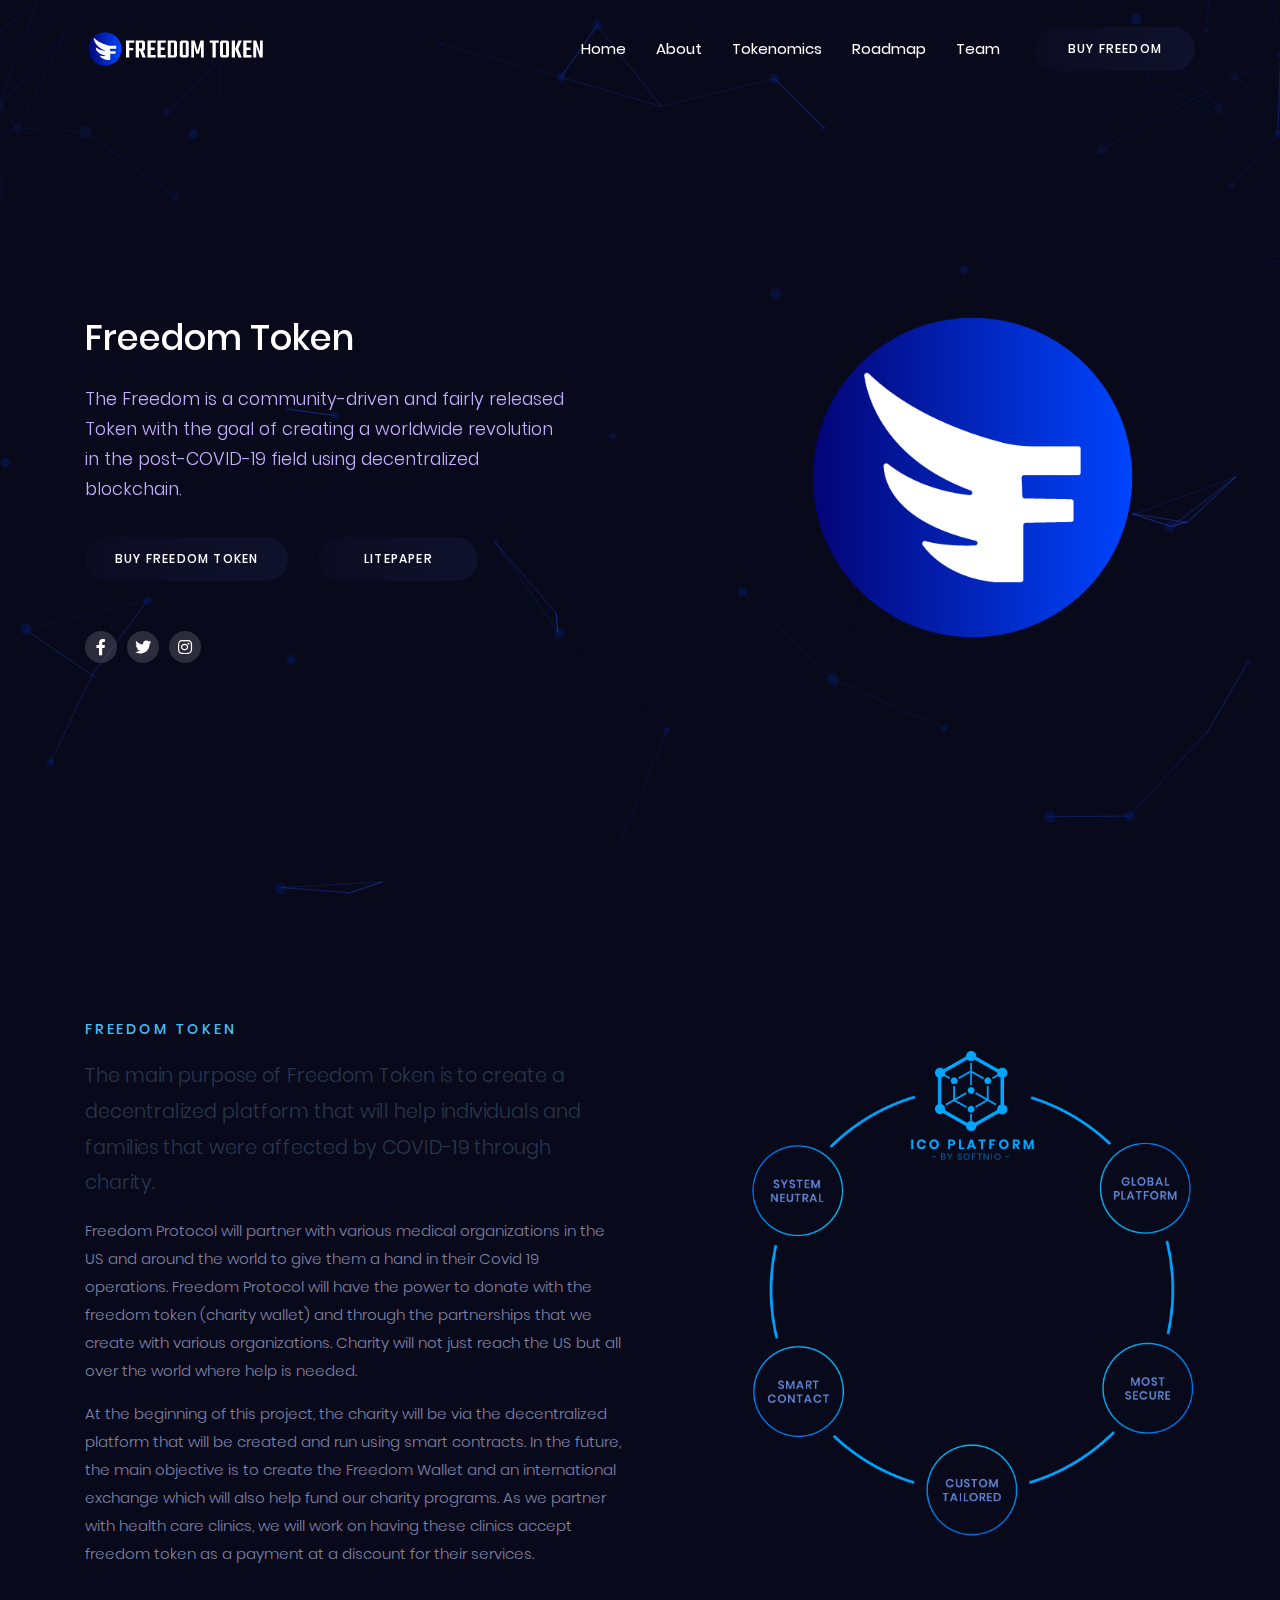
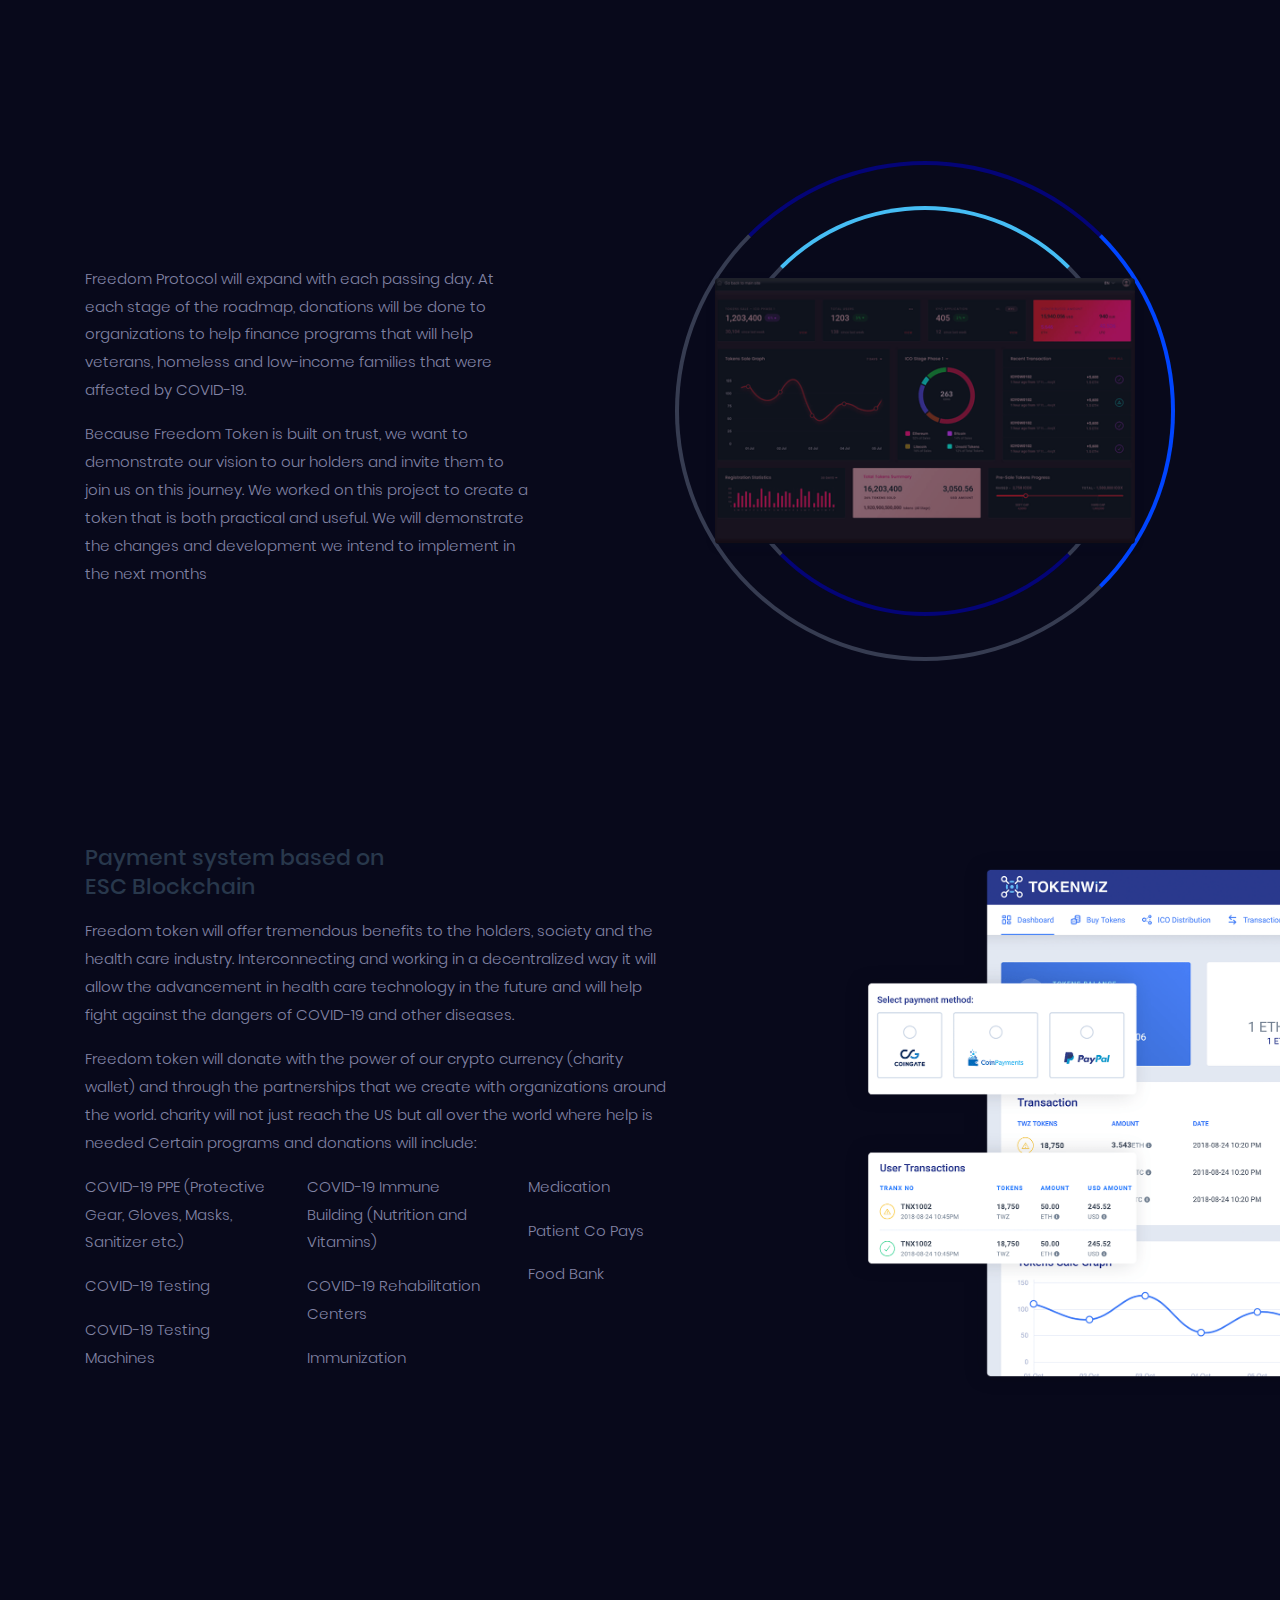
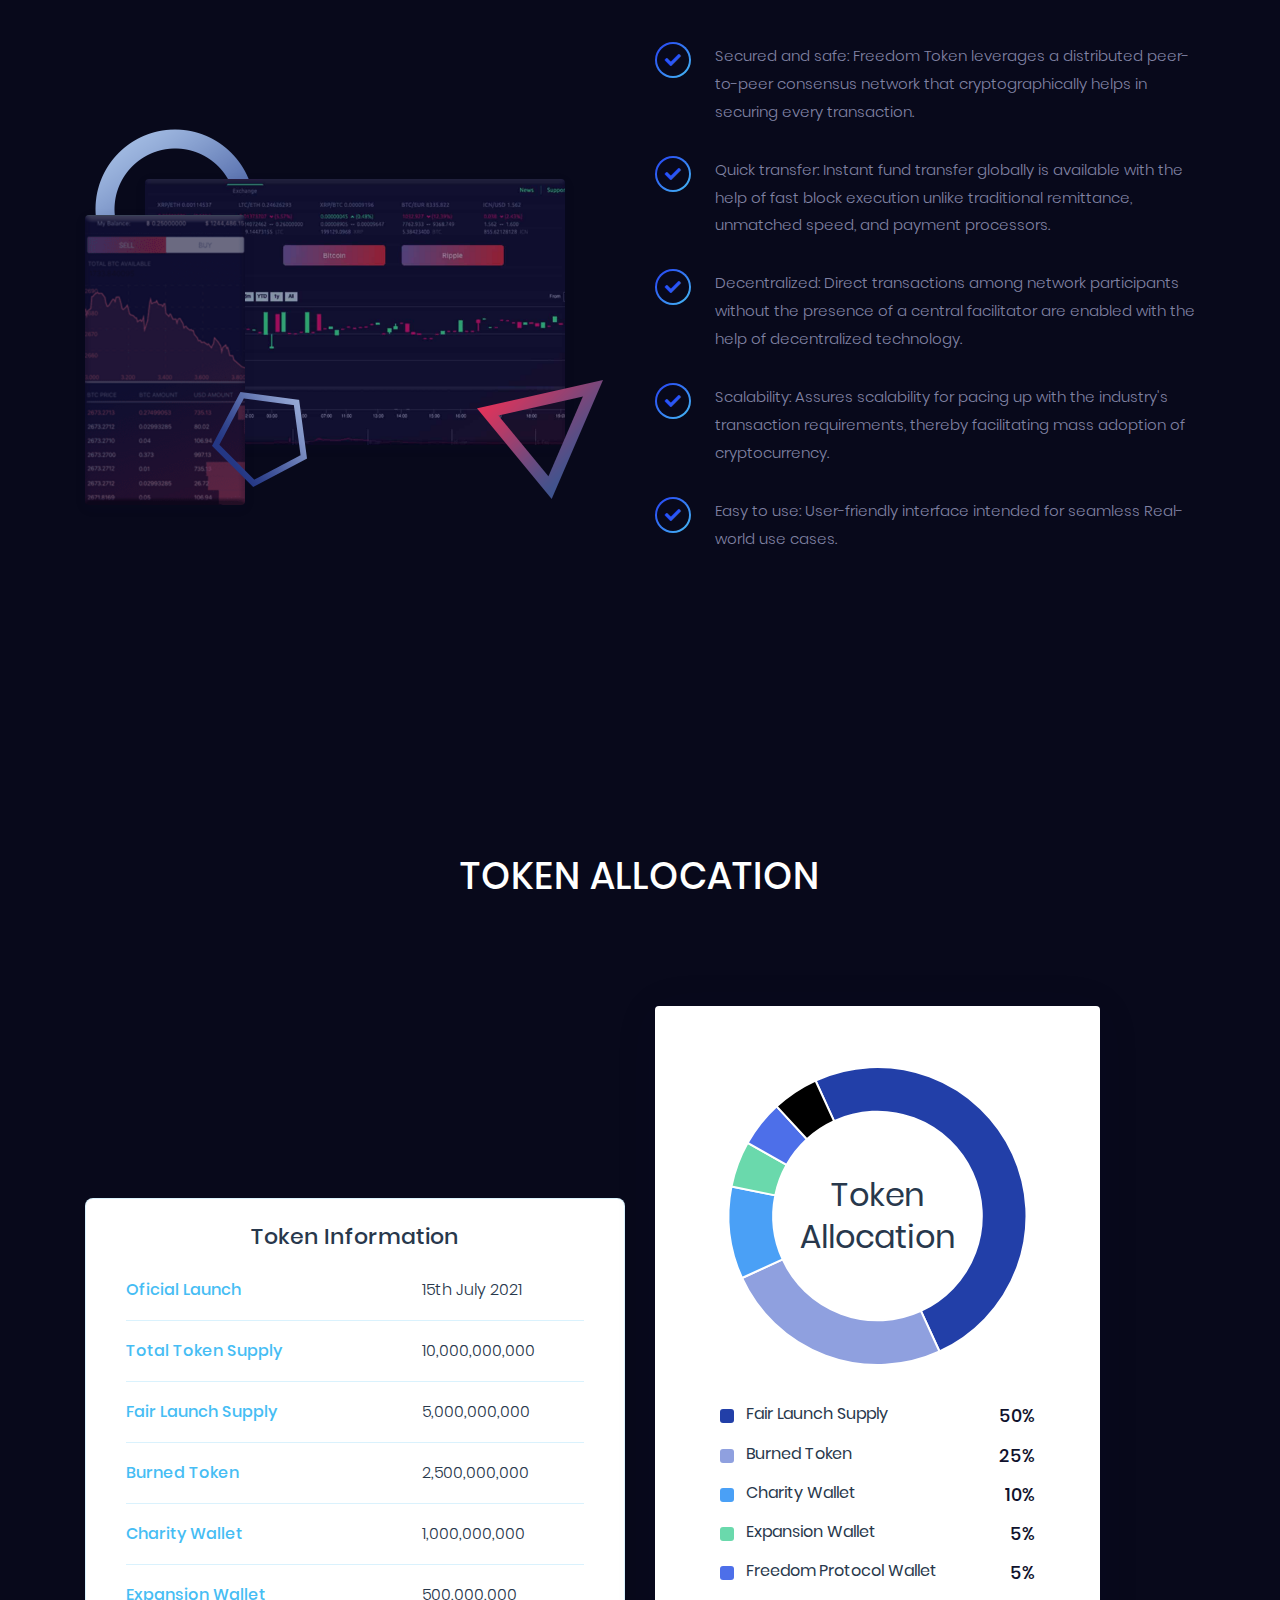
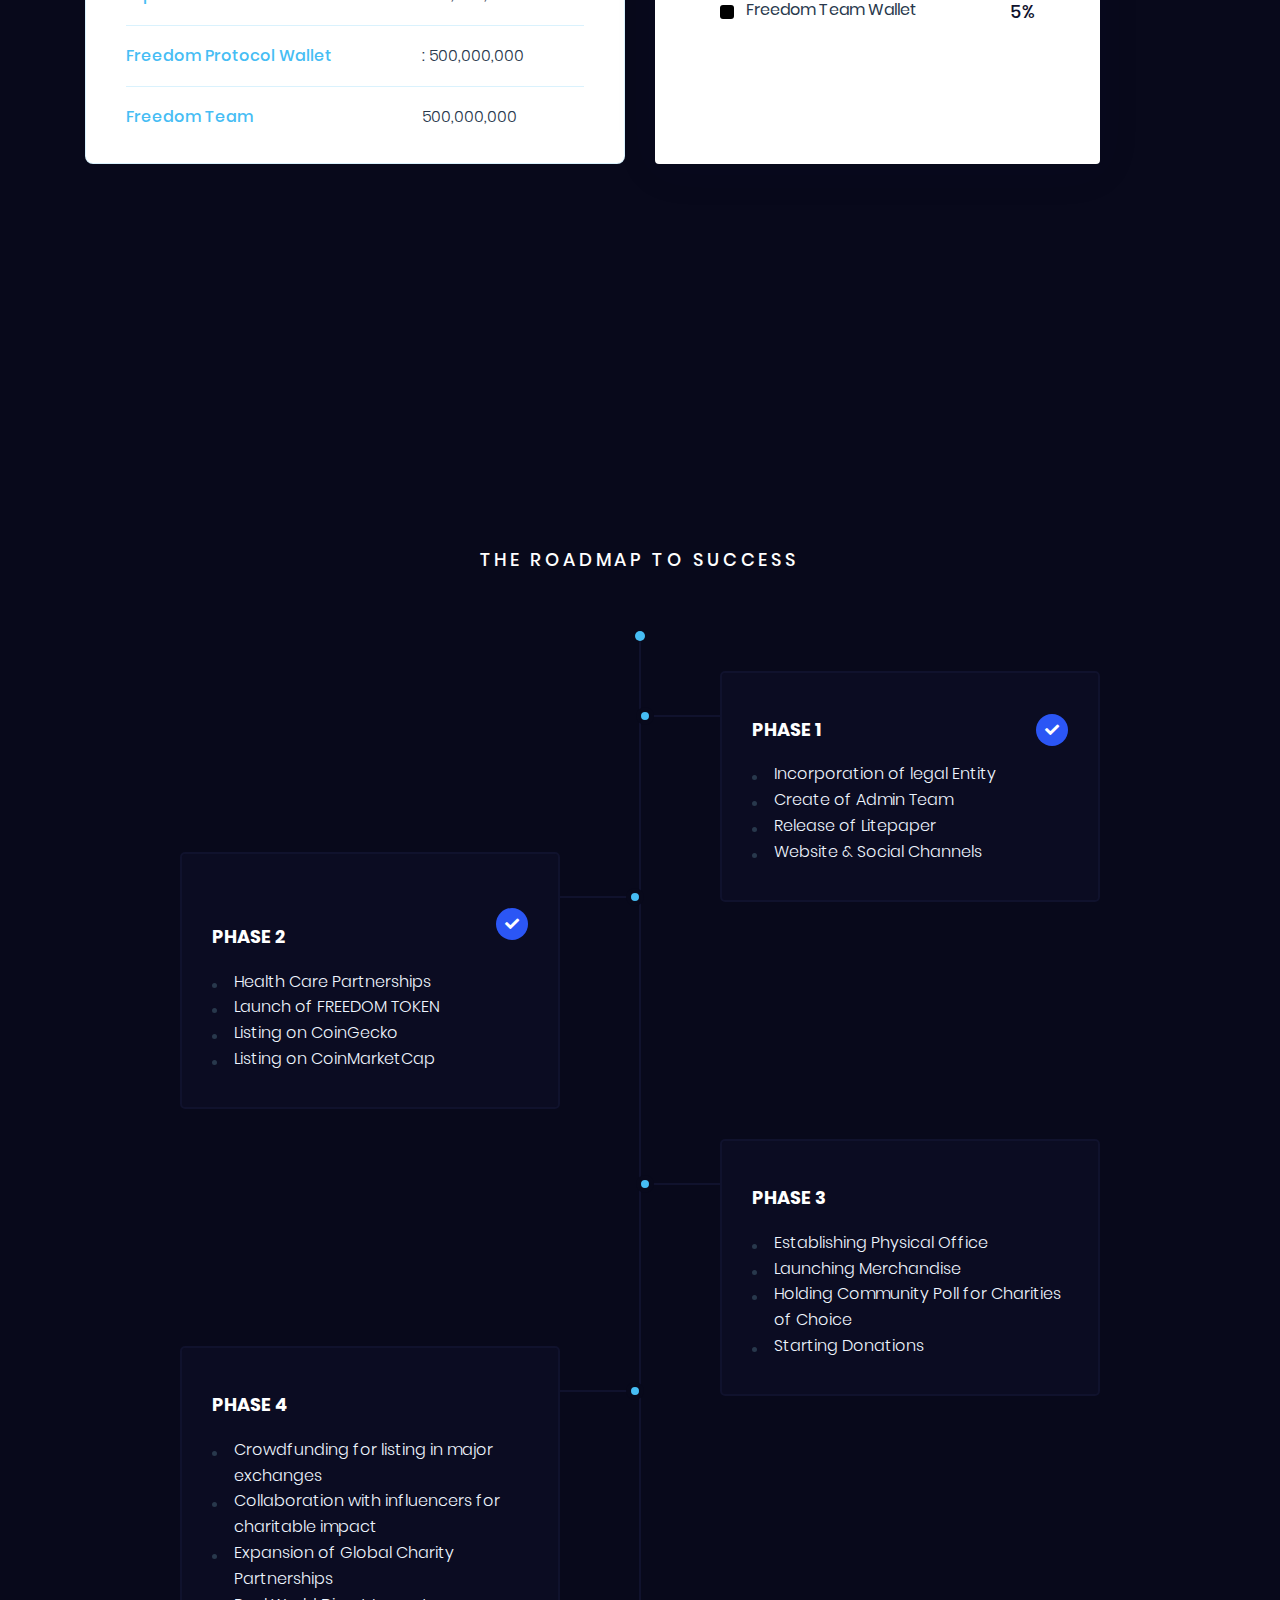
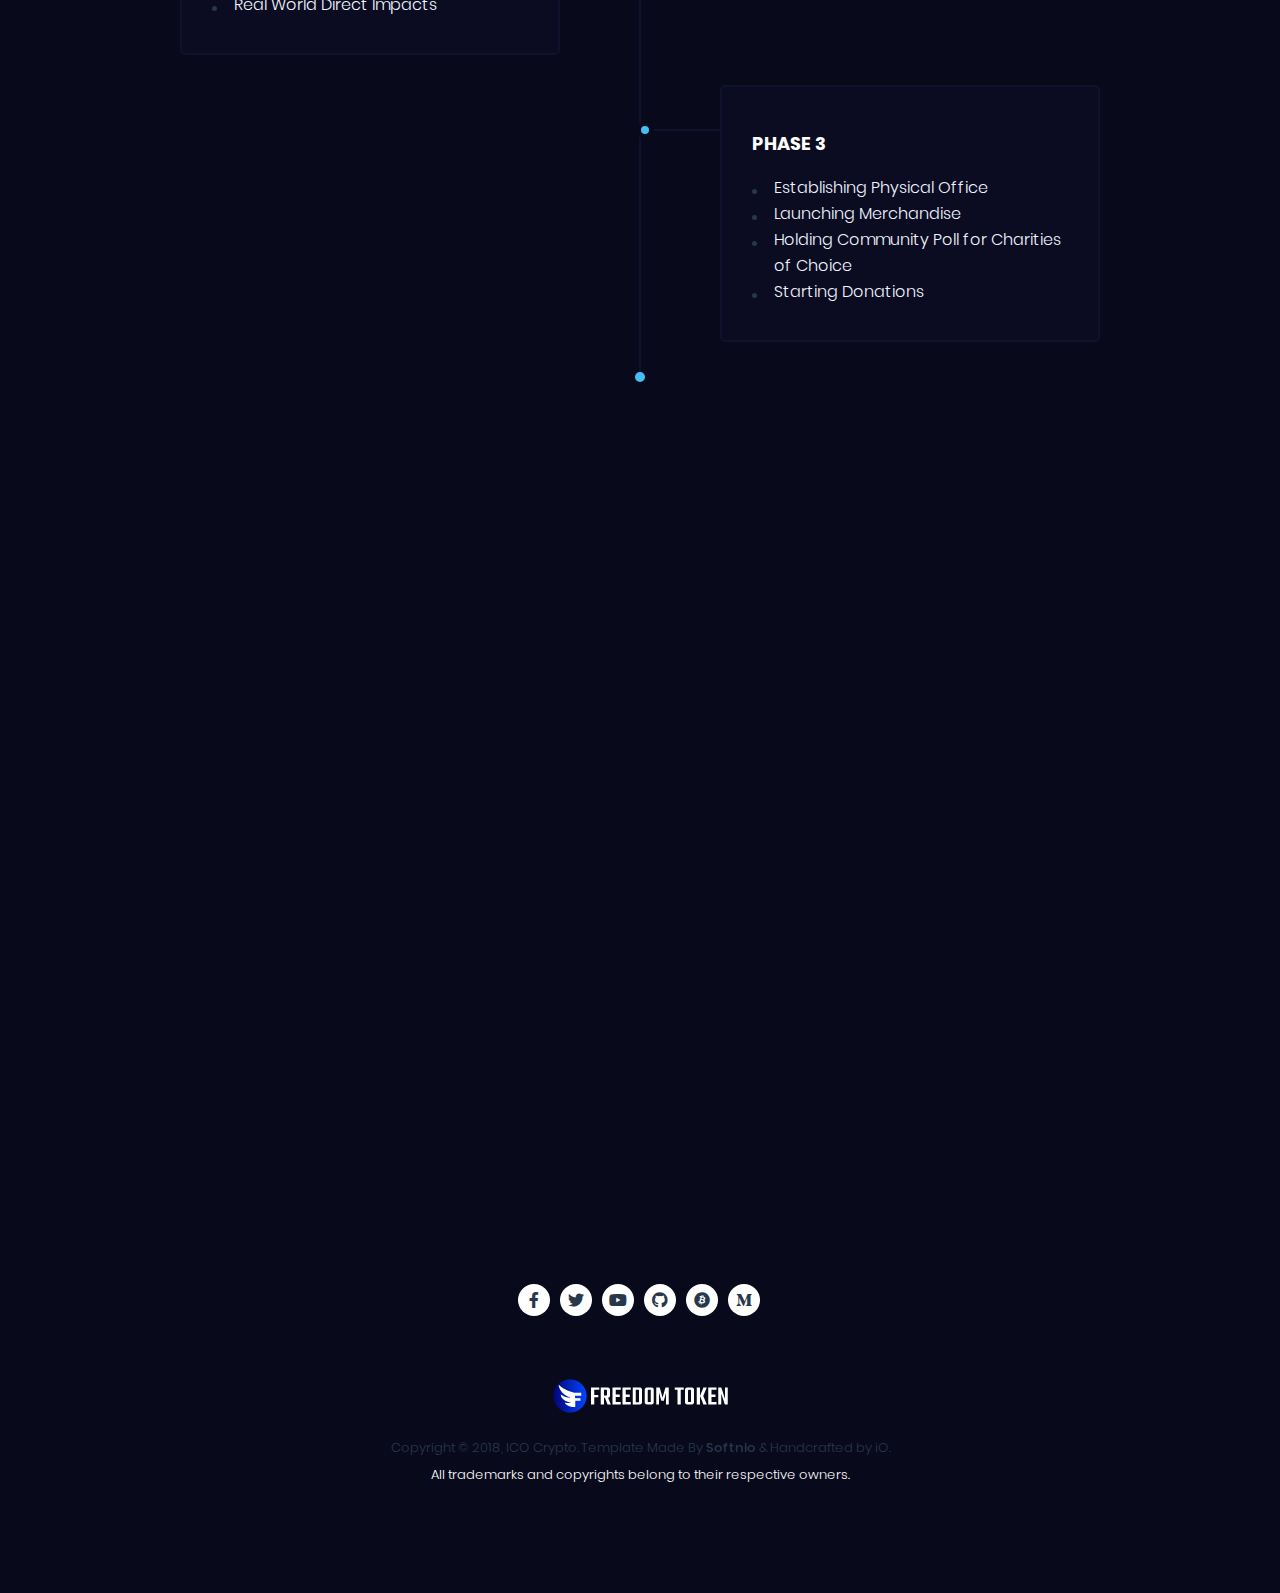
<file: index.html>
<!DOCTYPE html>
<html lang="zxx" class="js">
<head>
	<meta charset="utf-8">
<meta name="author" content="Softnio">
<meta name="viewport" content="width=device-width, initial-scale=1, shrink-to-fit=no">
<meta name="description" content="">
<!-- Fav Icon  -->
<link rel="shortcut icon" href="images/faviconfreedom.png">
<!-- Site Title  -->
<title>FREEDOM PROTOCOL</title>
<!-- Bundle and Base CSS -->
<link rel="stylesheet" href="assets/css/vendor.bundle.css?ver=1930">
<link rel="stylesheet" href="assets/css/style-dark.css" id="changeTheme">
<!-- Extra CSS -->
<link rel="stylesheet" href="assets/css/theme.css?ver=1930">




</head>
 


    <body class="nk-body body-wider bg-light-alt">

	<div class="nk-wrap">
		<header class="nk-header page-header is-transparent is-sticky is-shrink" id="header">
		    <!-- Header @s -->
			<div class="header-main">
				<div class="header-container container">
					<div class="header-wrap">
						<!-- Logo @s -->
						<div class="header-logo logo">
							<a href="./" class="logo-link">
								<img class="logo-dark" src="images/logo.png" srcset="images/logo2x.png 2x" alt="logo">
								<img class="logo-light" src="images/logowhite.png" srcset="images/logo2x.png 2x" alt="logo">
							</a>
						</div>

						<!-- Menu Toogle @s -->
						<div class="header-nav-toggle">
							<a href="#" class="navbar-toggle" data-menu-toggle="header-menu">
                                <div class="toggle-line">
                                    <span></span>
                                </div>
                            </a>
						</div>

						<!-- Menu @s -->
						<div class="header-navbar">
							<nav class="header-menu" id="header-menu">
                                <ul class="menu">
                                    <li class="menu-item">
                                        <a class="menu-link nav-link" href="#header">Home</a>
                                    </li>
                                    <li class="menu-item">
                                        <a class="menu-link nav-link" href="#about">About</a>
                                    </li>
                                    <li class="menu-item">
                                        <a class="menu-link nav-link" href="#tokenomics">Tokenomics</a>
                                    </li>
                                    <li class="menu-item">
                                        <a class="menu-link nav-link" href="#roadmap">Roadmap</a>
                                    </li>
                                    <li class="menu-item">
                                        <a class="menu-link nav-link" href="#team">Team</a>
                                    </li>
                                </ul>

    <ul class="menu-btns">
        <li><a href="#" class="btn btn-md btn-grad btn-grad-theme btn-round no-change"><span>Buy FREEDOM</span></a></li>
    </ul>
</nav>
						</div><!-- .header-navbar @e -->
					</div>                                                
				</div>
			</div><!-- .header-main @e -->
<!-- .header-main @e -->
            <!-- Banner @s -->
            
            <div class="header-banner bg-theme-dark">
                <div class="nk-banner">
                    <div class="banner banner-mask-fix banner-fs banner-single tc-light">
                        <div class="banner-wrap ov-v">
                            <div class="container">
                                <div class="row align-items-center justify-content-center justify-content-lg-between gutter-vr-30px">
                                    <div class="col-lg-6">
                                        <div class="banner-caption wide-auto text-center text-lg-left">
                                            <div class="cpn-head mt-0">
                                                <h4 class="title title-xl-2 animated" data-animate="fadeInUp" data-delay="1.25">Freedom Token</h4>
                                                    
                                            </div>
                                            <div class="cpn-text cpn-text-s1">
                                                <p class="lead animated" data-animate="fadeInUp" data-delay="1.35">The Freedom is a community-driven and fairly released Token with the goal of creating a worldwide revolution in the post-COVID-19 field using decentralized blockchain.</p>
                                            </div>
                                            <div class="cpn-btns">
                                                <ul class="btn-grp animated" data-animate="fadeInUp" data-delay="1.45">
                                                    <li><a href="#" class="btn btn-md btn-grad btn-grad-theme btn-round">BUY FREEDOM TOKEN</a></li>
                                                    <li><a href="freedomlitepaper.pdf" class="btn btn-md btn-grad btn-grad-theme btn-round">LITEPAPER</a></li>
                                                </ul>
                                            </div>
                                            <div class="cpn-social">
                                                <ul class="social">
                                                    <li class="animated" data-animate="fadeInUp" data-delay="1.5"><a href="https://www.facebook.com/Freedom-Protocol-113191910996039/"><em class="social-icon fab fa-facebook-f"></em></a></li>
                                                    <li class="animated" data-animate="fadeInUp" data-delay="1.55"><a href="https://twitter.com/FREED0MPROTOCOL"><em class="social-icon fab fa-twitter"></em></a></li>
                                                    <li class="animated" data-animate="fadeInUp" data-delay="1.7"><a href=" https://instagram.com/freed0mprotocol"><em class="social-icon fab fa-instagram"></em></a></li>
                                                </ul>
                                            </div>
                                        </div>
                                    </div><!-- .col -->
                                    <div class="col-lg-5 col-sm-9">
                                        <div class="token-status token-status-s5 bg-transparent no-bd">
                                            
                                            <div class="token-box token-box-s3 animated" data-animate="fadeInUp" data-delay="1.85">
                                                <a href="./" class="logo-link">
                                                    <img class="comming-soon-logo" src="images/gfx/LOGO-FREEDOM.png" srcset="images/gfx/LOGO-FREEDOM.png 2x" alt="logo">
                                                </a>
                                                
                                            </div>
                                            <!-- .col -->
                                </div><!-- .row -->
                            </div>
                        </div>
                    </div>
                </div><!-- .nk-banner -->
                <div class="nk-ovm mask-e1 shape-v mask-contain-bottom"></div>
                
                <!-- Place Particle Js -->
                <div id="particles-bg" class="particles-container particles-bg" data-pt-base="#032491" data-pt-base-op=".3" data-pt-line="#2b56f5" data-pt-line-op=".5" data-pt-shape="#00c0fa" data-pt-shape-op=".2"></div>
            
			<!-- .header-banner @e -->
		</header>
    
        <section class="section bg-theme-dark" id="about"">
            <div class="container">
                <!-- Block @s -->
                
            
                <div class="nk-block nk-block-about">
                    <div class="row align-items-center justify-content-center justify-content-lg-between gutter-vr-30px">
                        <div class="col-lg-6 col-sm-9 pdb-m">
                            <div class="nk-block-text text-center text-lg-left">
                                <h6 class="title title-xs title-xs-s3 tc-primary">Freedom Token</h6>
                                <p class="lead-s2">The main purpose of Freedom Token is to create a decentralized platform that will help individuals and families that were affected by COVID-19 through charity.</p>
                                <p>Freedom Protocol will partner with various medical organizations in the US and around the world to give them a hand in their Covid 19 operations. Freedom Protocol will have the power to donate with the freedom token (charity wallet) and through the partnerships that we create with various organizations. Charity will not just reach the US but all over the world where help is needed.</p>
                                <p>At the beginning of this project, the charity will be via the decentralized platform that will be created and run using smart contracts. In the future, the main objective is to create the Freedom Wallet and an international exchange which will also help fund our charity programs. As we partner with health care clinics, we will work on having these clinics accept freedom token as a payment at a discount for their services.</p>
                            </div>
                        </div>
                        <div class="col-lg-5 col-sm-9">
                            <div class="nk-block-video">
                                <img src="images/gfx/gfx-y.png" alt="image">
                                
                            </div>
                        </div>
                    </div>
                </div><!-- .block @e -->
                
        
            </div>
            
        </section>
        
        <section class="section bg-theme-dark">
            <div class="container">
                
                    <div class="tab-content">
                        <div class="tab-pane fade show active" id="tab-1-1">
                            <div class="row align-items-center justify-content-between gutter-vr-40px">
                                <div class="col-lg-6 order-lg-last">
                                    <div class="nk-block-img nk-block-ca">
                                        <div class="nk-circle-animation nk-df-center fast"></div><!-- .circle-animation -->
                                        <img class="shadow rounded" src="images/app-screens/sc-medium-a.png" alt="">
                                    </div>
                                </div>
                                <div class="col-lg-5">
                                    <div class="nk-block-text mgb-m30">
                                        
                                        <p>Freedom Protocol will expand with each passing day. At each stage of the roadmap, donations will be done to organizations to help finance programs that will help veterans, homeless and low-income families that were affected by COVID-19.</p>
                                        <p>Because Freedom Token is built on trust, we want to demonstrate our vision to our holders and invite them to join us on this journey. We worked on this project to create a token that is both practical and useful. We will demonstrate the changes and development we intend to implement in the next months</p>
                                        </div>
                                    </div>
                                </div>
                            </div>
                        </div>
                        
                                    </div>
                                </div>
                            </div>
                        </div>
                    </div>
                </div><!-- .block @e -->
            </div>
        </section>



        <section class="section bg-theme-dark">
            <div class="container">
                <!-- Block @s -->
                <div class="nk-block nk-block-text-wrap">
                    <div class="row align-items-center justify-content-between gutter-vr-30px">
                        <div class="col-lg-4 order-lg-last">
                            <div class="nk-block-img edge-r3">
                                <img src="images/app-screens/sc-large-g.png" alt="app">
                            </div>
                        </div>
                        <div class="col-lg-7">
                            <div class="nk-block-text">
                                <h2 class="title title-md">Payment system based on <br class="d-none d-sm-block">ESC Blockchain</h2>
                                <p class="mr-5">Freedom token will offer tremendous benefits to the holders, society and the health care industry. Interconnecting and working in a decentralized way it will allow the advancement in health care technology in the future and will help fight against the dangers of COVID-19 and other diseases.</p>
                                <p class="mr-5">Freedom token will donate with the power of our crypto currency (charity wallet) and through the partnerships that we create with organizations around the world. charity will not just reach the US but all over the world where help is needed Certain programs and donations will include:</p>
                                <div class="row">
                                    <div class="col-md-4">
                                        <div class="feature">
                                            <div class="feature-text">
                                                <p>COVID-19 PPE (Protective Gear, Gloves, Masks, Sanitizer etc.)</h5>
                                                <p>COVID-19 Testing</p>
                                                <p>COVID-19 Testing Machines</p>
                                                
                                            </div>
                                        </div>
                                    </div>
                                    <div class="col-md-4">
                                        <div class="feature">
                                            <div class="feature-text">
                                                <p>COVID-19 Immune Building (Nutrition and Vitamins)</p>
                                                <p>COVID-19 Rehabilitation Centers</p>
                                                <p>Immunization</p>
                                            </div>
                                        </div>
                                    </div>
                                    <div class="col-md-4">
                                        <div class="feature">
                                            <div class="feature-text">
                                                <p>Medication</p>
                                                <p>Patient Co Pays</p>
                                                <p>Food Bank</p>
                                            </div>
                                        </div>
                                    </div>
                                </div>
                                
                            </div>
                        </div>
                    </div><!-- .row -->
                </div><!-- .block @e -->
            </div>
        </section>
        

        <section class="section bg-theme-dark">
            <div class="container">
                <!-- Block @s -->
                <div class="nk-block">
                    <div class="row align-items-center justify-content-center justify-content-xl-between gutter-vr-30px">
                        <div class="col-xxl-6 col-xl-6 col-lg-8">
                            <div class="nk-block-img nk-block-plx">
                                <img class="shadow rounded" src="images/app-screens/sc-medium-b.png" alt="">
                                <img class="nk-block-img-plx plx-screen shadow rounded" src="images/app-screens/sc-small-d.jpg" alt="">
                                <img class="nk-block-img-plx plx-circle plx-circle-s1" src="images/gfx/circle-a.png" alt="">
                                <img class="nk-block-img-plx plx-polygon plx-polygon-s1" src="images/gfx/polygon-a.png" alt="">
                                <img class="nk-block-img-plx plx-triangle plx-triangle-s1" src="images/gfx/triangle-a.png" alt="">
                            </div>
                        </div>
                        <div class="col-xxl-5 col-xl-6 col-lg-8">
                            <div class="nk-block-text">
                                <div class="feature feature-inline">
                                    <div class="feature-icon feature-icon-md">
                                        <em class="icon icon-xs icon-circle fas fa-check"></em>
                                    </div>
                                    <div class="feature-text">
                                        <p>Secured and safe: Freedom Token leverages a distributed peer-to-peer consensus network that cryptographically helps in securing every transaction.</p>
                                    </div>
                                </div>
                                <div class="feature feature-inline">
                                    <div class="feature-icon feature-icon-md">
                                        <em class="icon icon-xs icon-circle fas fa-check"></em>
                                    </div>
                                    <div class="feature-text">
                                        <p>Quick transfer: Instant fund transfer globally is available with the help of fast block execution unlike traditional remittance, unmatched speed, and payment processors.</p>
                                    </div>
                                </div>
                                <div class="feature feature-inline">
                                    <div class="feature-icon feature-icon-md">
                                        <em class="icon icon-xs icon-circle fas fa-check"></em>
                                    </div>
                                    <div class="feature-text">
                                        <p>Decentralized: Direct transactions among network participants without the presence of a central facilitator are enabled with the help of decentralized technology.</p>
                                    </div>
                                </div>
                                <div class="feature feature-inline">
                                    <div class="feature-icon feature-icon-md">
                                        <em class="icon icon-xs icon-circle fas fa-check"></em>
                                    </div>
                                    <div class="feature-text">
                                        <p>Scalability: Assures scalability for pacing up with the industry's transaction requirements, thereby facilitating mass adoption of cryptocurrency.</p>
                                    </div>
                                </div>
                                <div class="feature feature-inline">
                                    <div class="feature-icon feature-icon-md">
                                        <em class="icon icon-xs icon-circle fas fa-check"></em>
                                    </div>
                                    <div class="feature-text">
                                        <p>Easy to use: User-friendly interface intended for seamless Real-world use cases.</p>
                                    </div>
                                </div>
                                
                            </div>
                        </div>
                    </div>
                </div><!-- .block @e -->
            </div>
        </section>


        <section class="section bg-theme-dark" id="tokenomics">
            <div class="container">
                <div class="section-head text-center wide-auto-sm tc-light">
                    <h2 class="title title-s4 " animated" data-animate="fadeInUp" data-delay=".1">Token Allocation</h2>
                </div>

                
                    <!-- Block @s -->
                    <div class="nk-block nk-block-token mgb-m30">
                        <div class="row">
                            <div class="col-lg-6 pb-3 pt-3">
                                <div class="section-head text-center wide-auto-sm tc-light"></div>
                                <p class="animated" data-animate="fadeInUp" data-delay=".2">Every transaction is taxed a 6% Fee, which is split 2 ways.</p>
                                <p class="animated" data-animate="fadeInUp" data-delay=".2">4% Fee is redistributed to all existing holders.</p>
                                <p class="animated" data-animate="fadeInUp" data-delay=".2">2% Fee is added to the liquidity pool</p>
                                
                                <div class="token-info bg-white">
                                    <h4 class="title title-md mb-2 text-sm-center">Token Information</h4>
                                    <table class="table table-token">
                                        <tbody>
                                            <tr>
                                                <td class="table-head">Oficial Launch</td>
                                                <td class="table-des">15th July 2021 </td>
                                            </tr>
                                            <tr>
                                                <td class="table-head">Total Token Supply</td>
                                                <td class="table-des">10,000,000,000</td>
                                            </tr>
                                            <tr>
                                                <td class="table-head">Fair Launch Supply</td>
                                                <td class="table-des">5,000,000,000</td>
                                            </tr>
                                            <tr>
                                                <td class="table-head">Burned Token</td>
                                                <td class="table-des">2,500,000,000</td>
                                            </tr>
                                            <tr>
                                                <td class="table-head">Charity Wallet</td>
                                                <td class="table-des">1,000,000,000</td>
                                            </tr>
                                            <tr>
                                                <td class="table-head">Expansion Wallet</td>
                                                <td class="table-des">500,000,000</td>
                                            </tr>
                                            <tr>
                                                <td class="table-head">Freedom Protocol Wallet</td>
                                                <td class="table-des">: 500,000,000</td>
                                            </tr>
                                            <td class="table-head">Freedom Team</td>
                                                <td class="table-des">500,000,000 </td>
                                            </tr>
                                            
                                            
                                        </tbody>
                                    </table>
                                </div>
                            </div>
                            <!-- .col -->           
                            <div class="col-lg-5 pb-3 pt-3"> 
                                <div class="token-alocate-item">
                                    <div class="token-alocate-graph">
                                        <span>Token <br> Allocation</span>
                                        <canvas class="chart-canvas" id="token-alocate"></canvas>
                                    </div>
                                    <ul class="chart-data" data-canvas="token-alocate" data-canvas-type="doughnut">
                                        <li data-color="#223fa8" data-title="Fair Launch Supply" data-amount="50"></li>
                                        <li data-color="#8fa0df" data-title="Burned Token" data-amount="25"></li>
                                        <li data-color="#4aa0f6" data-title="Charity Wallet" data-amount="10"></li>
                                        <li data-color="#6ad9ac" data-title="Expansion Wallet" data-amount="5"></li>
                                        <li data-color="#4d6fe9" data-title="Freedom Protocol Wallet" data-amount="5"></li>
                                        <li data-color="#000" data-title="Freedom Team Wallet" data-amount="5"></li>
                                        
                                    </ul>
                                </div>
                            </div>
                            </div>             
                        </div>         
                    </div>     
                </section>

                
        <section class="section bg-theme-dark" id="roadmap">
            <div class="container">
                <!-- Section Head @s -->
                <div class="section-head text-center wide-auto">
                    <h2 class="title title-s4 animated" data-animate="fadeInUp" data-delay=".1" title="roadmap">Roadmap</h2>
                    <h6 class="title title-xs roadmap-title ">The roadmap to success</h6>
                </div><!-- .section-head @e -->
                <!-- Block @s -->
                <div class="nk-block">
                    <div class="row justify-content-center">
                        <div class="col-xl-10">
                            <div class="roadmap-wrap mb-0">
                                <div class="roadmap-line"></div>
                                <div class="roadmap roadmap-right roadmap-finished">
                                    <div class="roadmap-step">
                                        <div class="roadmap-head">
                                            <span class="roadmap-title">PHASE 1</span>
                                        </div>
                                        <ul class="tc-light list-dot ">
                                            <li>Incorporation of legal Entity</li>
                                            <li>Create of Admin Team</li>
                                            <li>Release of Litepaper</li>
                                            <li>Website & Social Channels</li>
                                        </ul>
                                    </div>
                                </div>
                                <div class="roadmap roadmap-left roadmap-finished">
                                    <div class="roadmap-step">
                                        <div class="roadmap-head">
                                            <span class="roadmap-time">Q3 &amp; Q4 2018</span>
                                            <span class="roadmap-title">PHASE 2</span>
                                        </div>
                                        <ul class="tc-light list-dot ">
                                            <li>Health Care Partnerships</li>
                                            <li>Launch of FREEDOM TOKEN</li>
                                            <li>Listing on CoinGecko</li>
                                            <li>Listing on CoinMarketCap</li>
                                        </ul>
                                    </div>
                                </div>
                                <div class="roadmap roadmap-right">
                                    <div class="roadmap-step">
                                        <div class="roadmap-head">
                                            <span class="roadmap-title">PHASE 3</span>
                                        </div>
                                        <ul class="tc-light list-dot ">
                                            <li>Establishing Physical Office</li>
                                            <li>Launching Merchandise</li>
                                            <li>Holding Community Poll for Charities of Choice</li>
                                            <li>Starting Donations</li>
                                        </ul>
                                    </div>
                                </div>
                                <div class="roadmap roadmap-left">
                                    <div class="roadmap-step">
                                        <div class="roadmap-head">
                                            <span class="roadmap-title">PHASE 4</span>
                                        </div>
                                        <ul class="tc-light list-dot ">
                                            <li>Crowdfunding for listing in major exchanges</li>
                                            <li>Collaboration with influencers for charitable impact</li>
                                            <li>Expansion of Global Charity Partnerships</li>
                                            <li>Real World Direct Impacts</li>
                                        </ul>
                                    </div>
                                </div><div class="roadmap roadmap-right">
                                    <div class="roadmap-step">
                                        <div class="roadmap-head">
                                            <span class="roadmap-title">PHASE 3</span>
                                        </div>
                                        <ul class="tc-light list-dot ">
                                            <li>Establishing Physical Office</li>
                                            <li>Launching Merchandise</li>
                                            <li>Holding Community Poll for Charities of Choice</li>
                                            <li>Starting Donations</li>
                                        </ul>
                                    </div>
                                </div>
                            
                            <!-- .col -->
                    </div><!-- .row -->
                </div><!-- .block @e -->
            </div>
        </section>

                

        <section class="section bg-theme-dark tc-light">
            <div class="section-head text-center wide-auto">
                <h2 class="title title-s4 animated" data-animate="fadeInUp" data-delay=".1" title="Team">team</h2>
            </div>
            <div class="container">
                
                <!-- Block @s -->
                <div class="nk-block nk-block-team-list team-list">
                    <div class="row justify-content-center">
                        
                        <div class="col-md-6 col-lg-3">
                            
                            <div class="team team-s3 team-s3-alt animated" data-animate="fadeInUp" data-delay=".3">
                                <div class="team-photo round-full team-photo-bg">
                                    <img src="images/team/sq-a.jpg" alt="team" class="round-full">
                                    
                                </div>
                                <h5 class="team-name title title-sm">Rushika</h5>
                                <span class="team-position">CEO</span>
                                <ul class="team-social team-social-s2">
                                    <li><a href="#"><em class="fab fa-linkedin-in"></em></a></li>
                                    <li><a href="#"><em class="fab fa-facebook-f"></em></a></li>
                                    <li><a href="#"><em class="fab fa-twitter"></em></a></li>
                                </ul>
                            </div>
                        </div><!-- .col -->
                        <div class="col-md-6 col-lg-3">
                            <div class="team team-s3 team-s3-alt animated" data-animate="fadeInUp" data-delay=".3">
                                <div class="team-photo round-full team-photo-bg">
                                    <img src="images/team/sq-b.jpg" alt="team" class="round-full">
                                  </div>
                                <h5 class="team-name title title-sm">Alan</h5>
                                <span class="team-position">CTO </span>
                                <ul class="team-social team-social-s2">
                                    <li><a href="#"><em class="fab fa-linkedin-in"></em></a></li>
                                    <li><a href="#"><em class="fab fa-facebook-f"></em></a></li>
                                    <li><a href="#"><em class="fab fa-twitter"></em></a></li>
                                </ul>
                            </div>
                        </div><!-- .col -->
                        <div class="col-lg-3 col-md-6">
                            <div class="team team-s3 team-s3-alt animated" data-animate="fadeInUp" data-delay=".3">
                                <div class="team-photo round-full team-photo-bg">
                                    <img src="images/team/sq-c.jpg" alt="team" class="round-full">
                                </div>
                                <h5 class="team-name title title-sm">Cristian</h5>
                                <span class="team-position">COO</span>
                                <ul class="team-social team-social-s2">
                                    <li><a href="#"><em class="fab fa-linkedin-in"></em></a></li>
                                    <li><a href="#"><em class="fab fa-facebook-f"></em></a></li>
                                    <li><a href="#"><em class="fab fa-twitter"></em></a></li>
                                </ul>
                            </div>
                        </div><!-- .col -->
                        <div class="col-lg-3 col-md-6">
                            <div class="team team-s3 team-s3-alt animated" data-animate="fadeInUp" data-delay=".3">
                                <div class="team-photo round-full team-photo-bg">
                                    <img src="images/team/sq-d.jpg" alt="team" class="round-full">
                                </div>
                                <h5 class="team-name title title-sm">Gabriel Carvalho</h5>
                                <span class="team-position">CWO</span>
                                <ul class="team-social team-social-s2">
                                    <li><a href="#"><em class="fab fa-linkedin-in"></em></a></li>
                                    <li><a href="#"><em class="fab fa-facebook-f"></em></a></li>
                                    <li><a href="#"><em class="fab fa-twitter"></em></a></li>
                                </ul>
                            </div>
                        </div><!-- .col -->
                    </div><!-- .row -->
                </div>
            </div>
        </section>
        <!-- Stop here -->
    


        
		<footer class="nk-footer bg-theme-dark">
            <div class="section section-footer section-m bg-transparent ov-h">
                <div class="container">
                    <!-- Block @s -->
                    <div class="nk-block block-footer">
                        <div class="row">
                            <div class="col">
                                <div class="wgs wgs-text text-center mb-3">
                                    <ul class="social pdb-l justify-content-center">
                                        <li><a href="#"><em class="social-icon fab fa-facebook-f"></em></a></li>
                                        <li><a href="#"><em class="social-icon fab fa-twitter"></em></a></li>
                                        <li><a href="#"><em class="social-icon fab fa-youtube"></em></a></li>
                                        <li><a href="#"><em class="social-icon fab fa-github"></em></a></li>
                                        <li><a href="#"><em class="social-icon fab fa-bitcoin"></em></a></li>
                                        <li><a href="#"><em class="social-icon fab fa-medium-m"></em></a></li>
                                    </ul>
                                    <a href="./" class="footer-logo">
                                        <img src="images/logowhite.png" srcset="images/logo2x.png 2x" alt="logo">
                                    </a>
                                    <div class="copyright-text copyright-text-s3 pdt-m">
                                        <p><span class="d-sm-block">Copyright &copy; 2018, ICO Crypto. Template Made By <a href="./">Softnio</a> &amp; Handcrafted by iO. </span>All trademarks and copyrights belong to their respective owners.</p>
                                    </div>
                                </div>
                            </div>
                        </div>
                    </div><!-- .block @e -->
                </div>

            </div>
        </footer>
	</div>
	<div class="preloader"><span class="spinner spinner-round"></span></div>
	
	<!-- JavaScript -->
	<script src="assets/js/jquery.bundle.js?ver=1930"></script>
	<script src="assets/js/scripts.js?ver=1930"></script>
	<script src="assets/js/charts.js?ver=1930"></script>
</body>
</html>
</file>
<file: assets/css/theme.css>
/*!
Template :	ICOCrypto @by Softnio
Theme	 :  Default
Version   :  1.9.3
Updated   :  05/05/2021 
*/
/*! WRITE YOUR CUSTOM STYLE **/
</file>
